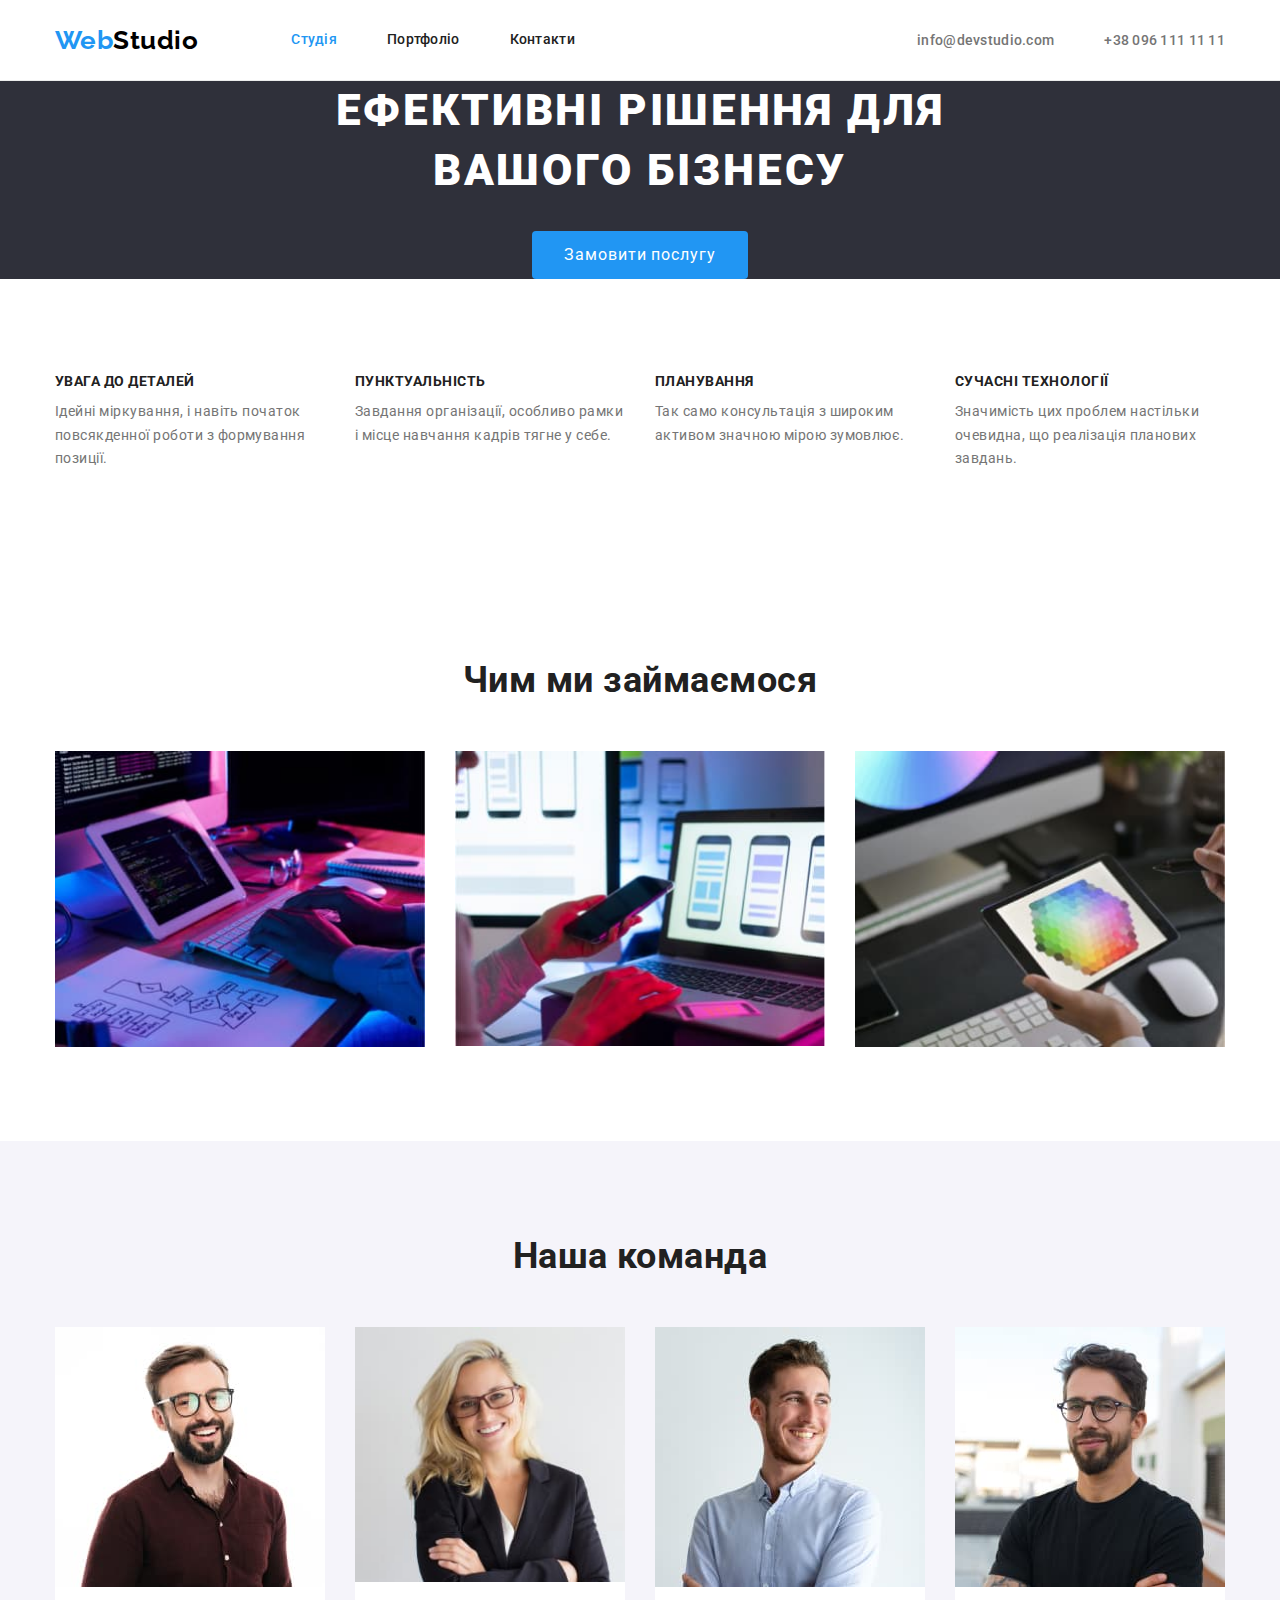
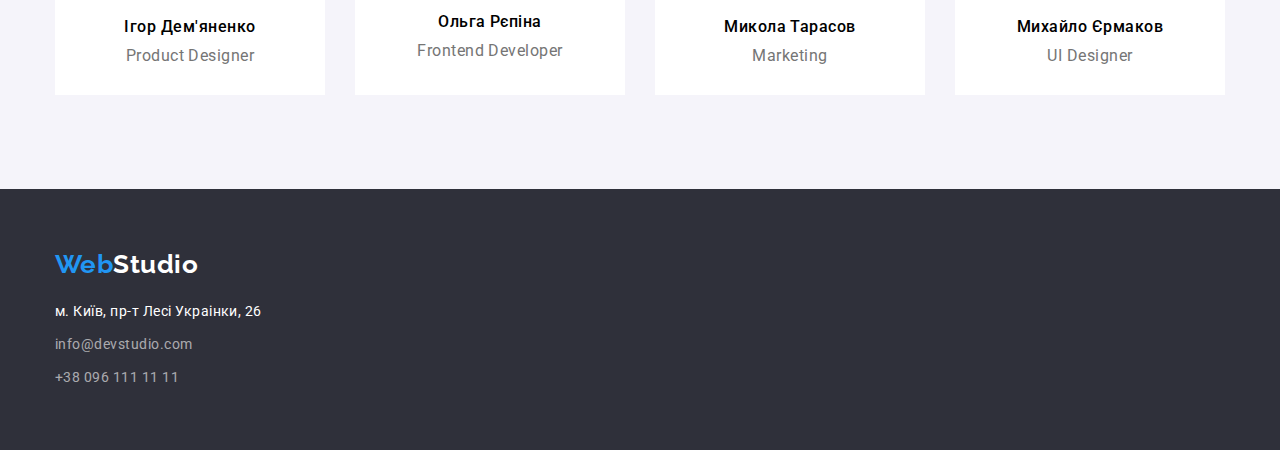
<file: index.html>
<!DOCTYPE html>
<html lang="uk">
  <head>
    <meta charset="UTF-8" />
    <meta http-equiv="X-UA-Compatible" content="IE=edge" />
    <meta name="viewport" content="width=device-width, initial-scale=1.0" />
    <link
      rel="stylesheet"
      href="https://cdnjs.cloudflare.com/ajax/libs/modern-normalize/1.1.0/modern-normalize.min.css"
    />

    <link
      href="https://fonts.googleapis.com/css2?family=Raleway:wght@700&family=Roboto:wght@400;500;700;900&display=swap"
      rel="stylesheet"
    />

    <link rel="stylesheet" href="./css/styles.css" />
    <title>Document</title>
  </head>
  <body>
    <header class="header">
      <div class="container header-box">
        <nav>
          <div class="main-nav">
            <a href="./index.html" class="logo"
              >Web<span class="logo-dark">Studio</span></a
            >

            <ul class="lincs list">
              <li class="item">
                <a href="./index.html" class="linc linc-current">Студія</a>
              </li>
              <li class="item">
                <a href="./portfolio.html" class="linc">Портфоліо</a>
              </li>
              <li class="item">
                <a href="#" class="linc">Контакти</a>
              </li>
            </ul>
          </div>
        </nav>

        <ul class="contacts list">
          <li class="item">
            <a href="mailto:info@devstudio.com" class="contact"
              >info@devstudio.com</a
            >
          </li>
          <li class="item">
            <a href="tel:+380961111111" class="contact">+38 096 111 11 11</a>
          </li>
        </ul>
      </div>
    </header>
    <main>
      <section class="hero">
        <div class="container">
          <h1 class="hero-title">Ефективні рішення для вашого бізнесу</h1>
          <button class="button-hero" type="button">Замовити послугу</button>
        </div>
      </section>

      <section class="section">
        <div class="container">
          <h2 class="visually-hidden">Наші особливості</h2>

          <ul class="feature list">
            <li class="item">
              <h3 class="element-title">Увага до деталей</h3>
              <p class="text">
                Ідейні міркування, і навіть початок повсякденної роботи з
                формування позиції.
              </p>
            </li>

            <li class="item">
              <h3 class="element-title">Пунктуальність</h3>
              <p class="text">
                Завдання організації, особливо рамки і місце навчання кадрів
                тягне у себе.
              </p>
            </li>

            <li class="item">
              <h3 class="element-title">Планування</h3>
              <p class="text">
                Так само консультація з широким активом значною мірою зумовлює.
              </p>
            </li>
            <li class="item">
              <h3 class="element-title">Сучасні технології</h3>
              <p class="text">
                Значимість цих проблем настільки очевидна, що реалізація
                планових завдань.
              </p>
            </li>
          </ul>
        </div>
      </section>

      <section class="section todo">
        <div class="container">
          <h2 class="section-title">Чим ми займаємося</h2>

          <ul class="box list">
            <li class="item">
              <img
                src="./images/3-1.jpg"
                alt="Людина за комп'ютером"
                width="370"
              />
            </li>
            <li class="item">
              <img
                src="./images/3-2.jpg"
                alt="Людина зі смартфоном"
                width="370"
              />
            </li>
            <li class="item">
              <img
                src="./images/3-3.jpg"
                alt="Людина з планшетом"
                width="370"
              />
            </li>
          </ul>
        </div>
      </section>

      <section class="section team-bg">
        <div class="container">
          <h2 class="section-title">Наша команда</h2>
          <ul class="cards list">
            <li class="team-card card-bg">
              <img
                src="./images/4-1.jpg"
                alt=" червона сорочка,окуляри,борода,чоловік"
                width="270"
              />
              <div class="card">
                <h3 class="team-title">Ігор Дем'яненко</h3>
                <p class="section-text">Product Designer</p>
              </div>
            </li>
            <li class="team-card card-bg">
              <img
                src="./images/4-2.jpg"
                alt="довгі коси,окуляри,жінка"
                width="270"
              />
              <div class="card">
                <h3 class="team-title">Ольга Рєпіна</h3>
                <p class="section-text">Frontend Developer</p>
              </div>
            </li>
            <li class="team-card card-bg">
              <img
                src="./images/4-3.jpg"
                alt="біла сорочка, посмішка,чоловік"
                width="270"
              />
              <div class="card">
                <h3 class="team-title">Микола Тарасов</h3>
                <p class="section-text">Marketing</p>
              </div>
            </li>
            <li class="team-card card-bg">
              <img
                src="./images/4-4.jpg"
                alt="Чорна теніска, очки,чоловік"
                width="270"
              />
              <div class="card">
                <h3 class="team-title">Михайло Єрмаков</h3>
                <p class="section-text">UI Designer</p>
              </div>
            </li>
          </ul>
        </div>
      </section>
    </main>
    <footer class="footer footer-nav">
      <div class="container">
        <a href="./index.html" class="logo logo-footer"
          >Web<span class="logo-light">Studio</span></a
        >
        <address class="address-nav">
          <ul class="list box-footer">
            <li class="item-footer">
              <a
                href="https://goo.gl/maps/CPtrU1FHBa2aNyZL9"
                target="_blank"
                rel="noopener noreferrer nofollow"
                class="address-maps"
                >м. Київ, пр-т Лесі Украінки, 26</a
              >
            </li>
            <li class="item-footer">
              <a href="mailto:info@devstudio.com " class="address"
                >info@devstudio.com</a
              >
            </li>
            <li class="item-footer">
              <a href="tel:+380961111111" class="address">+38 096 111 11 11</a>
            </li>
          </ul>
        </address>
      </div>
    </footer>
  </body>
</html>
</file>
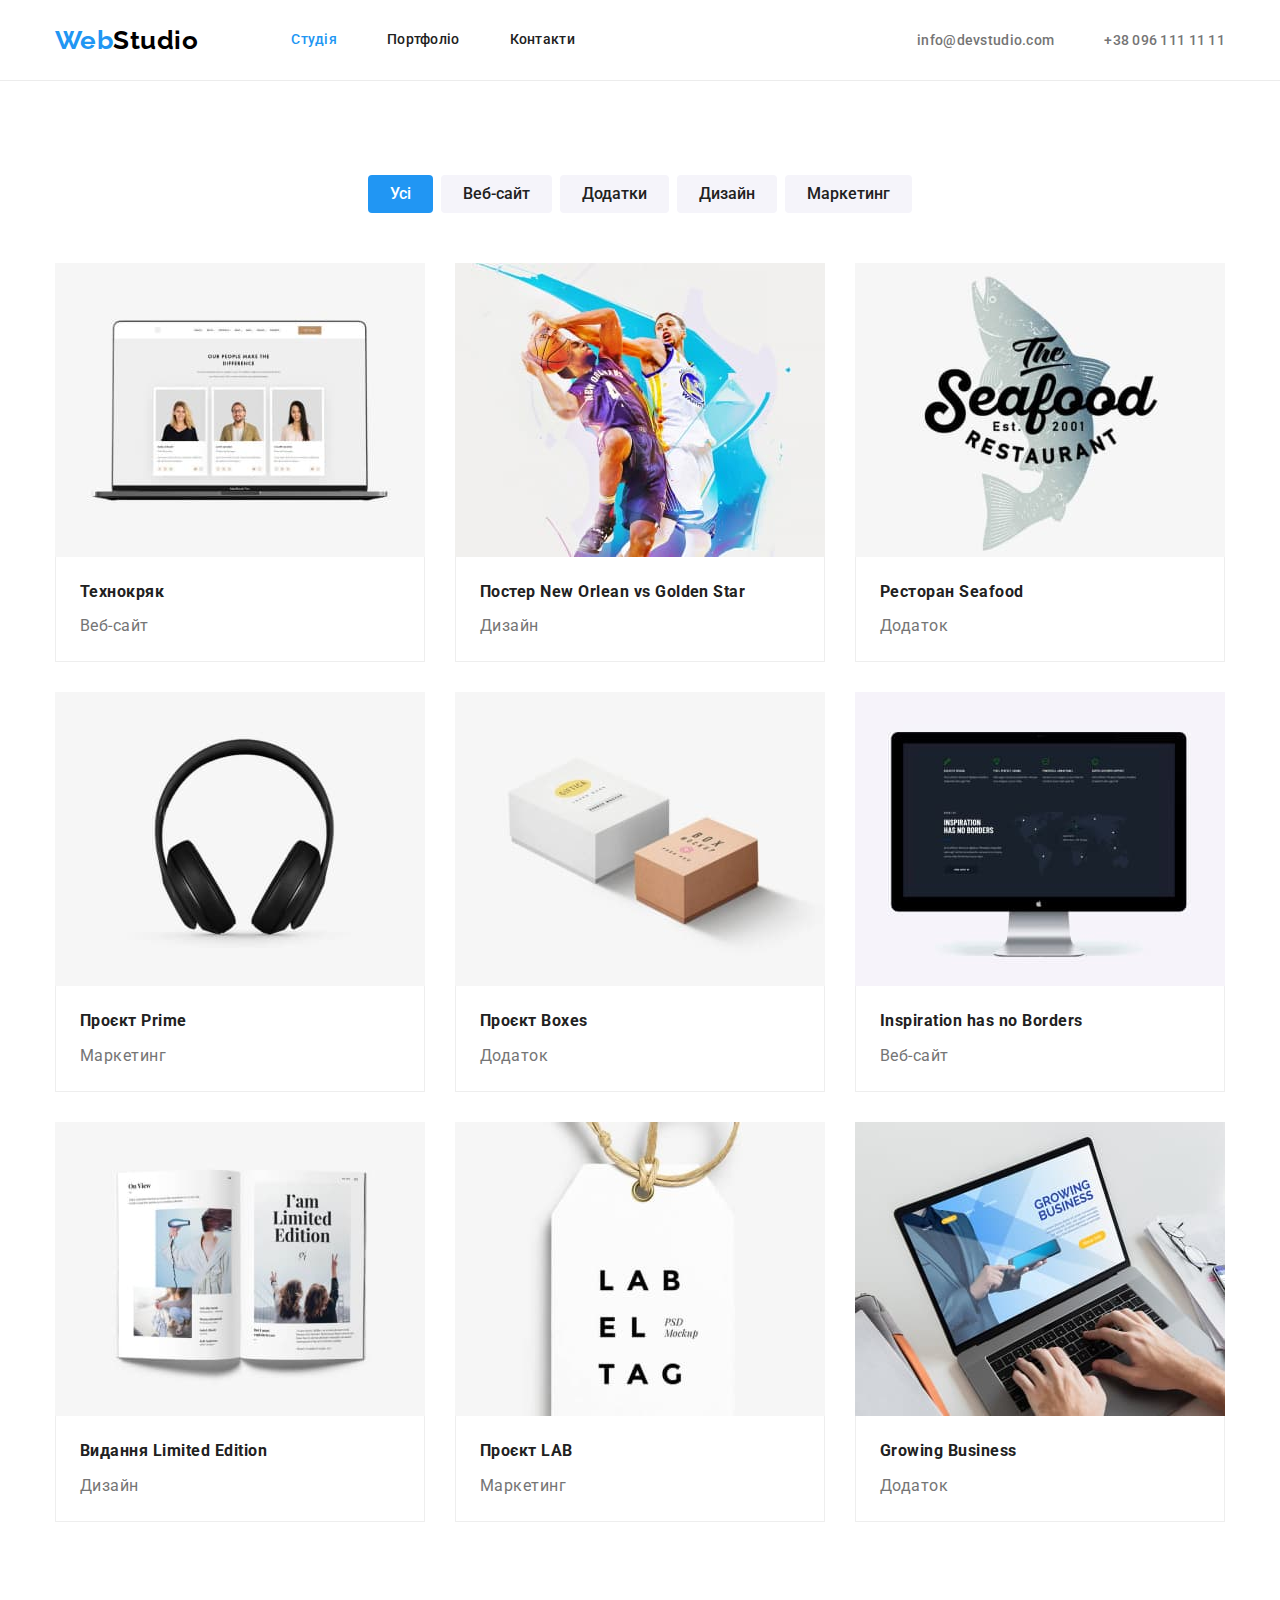
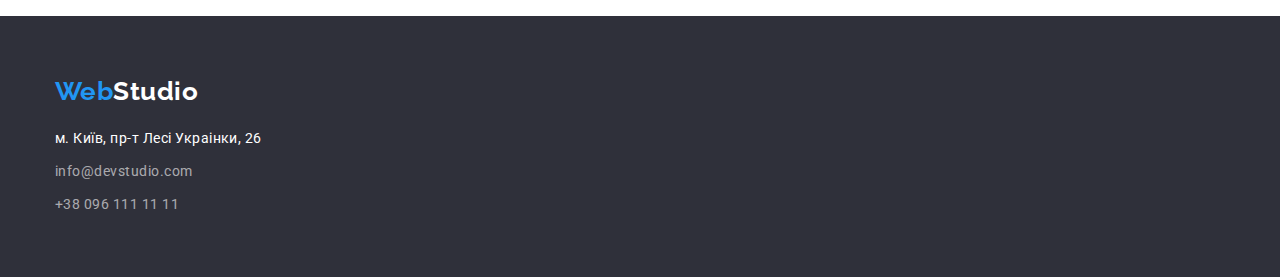
<file: portfolio.html>
<!DOCTYPE html>
<html lang="uk">
  <head>
    <meta charset="UTF-8" />
    <meta http-equiv="X-UA-Compatible" content="IE=edge" />
    <meta name="viewport" content="width=device-width, initial-scale=1.0" />
    <link
      rel="stylesheet"
      href="https://cdnjs.cloudflare.com/ajax/libs/modern-normalize/1.1.0/modern-normalize.min.css"
    />
    <link
      href="https://fonts.googleapis.com/css2?family=Raleway:wght@700&family=Roboto:wght@400;500;700;900&display=swap"
      rel="stylesheet"
    />
    <link rel="stylesheet" href="./css/styles.css" />
    <title>Document</title>
  </head>
  <body>
    <header class="header">
      <div class="container header-box">
        <nav>
          <div class="main-nav">
            <a href="./index.html" class="logo"
              >Web<span class="logo-dark">Studio</span></a
            >

            <ul class="lincs list">
              <li class="item">
                <a href="./index.html" class="linc linc-current">Студія</a>
              </li>
              <li class="item">
                <a href="./portfolio.html" class="linc">Портфоліо</a>
              </li>
              <li class="item">
                <a href="#" class="linc">Контакти</a>
              </li>
            </ul>
          </div>
        </nav>

        <ul class="contacts list">
          <li class="item">
            <a href="mailto:info@devstudio.com" class="contact"
              >info@devstudio.com</a
            >
          </li>
          <li class="item">
            <a href="tel:+380961111111" class="contact">+38 096 111 11 11</a>
          </li>
        </ul>
      </div>
    </header>

    <main>
      <section class="section">
        <div class="container">
          <h1 class="visually-hidden">Портфоліо</h1>
          <ul class="portfolio-batton list">
            <li class="filter">
              <button class="filter-batton current" type="button">Усі</button>
            </li>
            <li class="filter">
              <button class="filter-batton" type="button">Веб-сайт</button>
            </li>
            <li class="filter">
              <button class="filter-batton" type="button">Додатки</button>
            </li>
            <li class="filter">
              <button class="filter-batton" type="button">Дизайн</button>
            </li>
            <li class="filter">
              <button class="filter-batton" type="button">Маркетинг</button>
            </li>
          </ul>
          <ul class="projects list">
            <li class="project">
              <img src="./images/5-1.jpg" alt="Відкритий ноут" width="370" />
              <div class="card-title">
                <h2 class="work-title">Технокряк</h2>
                <p class="works-text">Веб-сайт</p>
              </div>
            </li>

            <li class="project">
              <img
                src="./images/5-2.jpg"
                alt="Хлопці грають баскетбол"
                width="370"
              />
              <div class="card-title">
                <h2 class="work-title">Постер New Orlean vs Golden Star</h2>
                <p class="works-text">Дизайн</p>
              </div>
            </li>

            <li class="project">
              <img src="./images/5-3.jpg" alt="Афіша ресторану" width="370" />
              <div class="card-title">
                <h2 class="work-title">Ресторан Seafood</h2>
                <p class="works-text">Додаток</p>
              </div>
            </li>

            <li class="project">
              <img src="./images/5-4.jpg" alt="Наушники" width="370" />
              <div class="card-title">
                <h2 class="work-title">Проєкт Prime</h2>
                <p class="works-text">Маркетинг</p>
              </div>
            </li>

            <li class="project">
              <img src="./images/5-5.jpg" alt="Дві коробки" width="370" />
              <div class="card-title">
                <h2 class="work-title">Проєкт Boxes</h2>
                <p class="works-text">Додаток</p>
              </div>
            </li>

            <li class="project">
              <img src="./images/5-6.jpg" alt="Монітор" width="370" />
              <div class="card-title">
                <h2 class="work-title">Inspiration has no Borders</h2>
                <p class="works-text">Веб-сайт</p>
              </div>
            </li>

            <li class="project">
              <img src="./images/5-7.jpg" alt="Відкрита книга" width="370" />
              <div class="card-title">
                <h2 class="work-title">Видання Limited Edition</h2>
                <p class="works-text">Дизайн</p>
              </div>
            </li>

            <li class="project">
              <img src="./images/5-8.jpg" alt="Ярлик" width="370" />
              <div class="card-title">
                <h2 class="work-title">Проєкт LAB</h2>
                <p class="works-text">Маркетинг</p>
              </div>
            </li>

            <li class="project">
              <img
                src="./images/5-9.jpg"
                alt="Людина працює з ноутбуком"
                width="370"
              />
              <div class="card-title">
                <h2 class="work-title">Growing Business</h2>
                <p class="works-text">Додаток</p>
              </div>
            </li>
          </ul>
        </div>
      </section>
    </main>
    <footer class="footer footer-nav">
      <div class="container">
        <a href="./index.html" class="logo logo-footer"
          >Web<span class="logo-light">Studio</span></a
        >
        <address class="address-nav">
          <ul class="list box-footer">
            <li class="item-footer">
              <a
                href="https://goo.gl/maps/CPtrU1FHBa2aNyZL9"
                target="_blank"
                rel="noopener noreferrer nofollow"
                class="address-maps"
                >м. Київ, пр-т Лесі Украінки, 26</a
              >
            </li>
            <li class="item-footer">
              <a href="mailto:info@devstudio.com " class="address"
                >info@devstudio.com</a
              >
            </li>
            <li class="item-footer">
              <a href="tel:+380961111111" class="address">+38 096 111 11 11</a>
            </li>
          </ul>
        </address>
      </div>
    </footer>
  </body>
</html>
</file>
<file: css/styles.css>
/* основний колір тексту #757575 */
/* колір заголовка #212121*/
/* колір кнопки акт. #188ce8*/
/* колір кнп.текст #ffffff */
/* акцент колір #2196f3*/
/* загальний фон #ffffff*/
/* допоміжний фон #F5F4FA*/
/* фон #2F303A*/
html {
  box-sizing: border-box;
}
*,
* ::after,
*::before {
  box-sizing: inherit;
}
:root {
  --prameri-text-color: #757575;
  --title-text-color: #212121;
  --accent-color: #2196f3;
  --primmeri-backgrund-color: #ffffff;
  --secondery-backgrund-color: #f5f4fa;
  --backgrund-color: #2f303a;
  --white-color: #ffffff;
  --blak-color: #000000;
  --backgrund-active-color: #188ce8;
}

body {
  color: var(--primary-text-color);
  background-color: var(--white-color);
  font-family: Roboto, sans-serif;
  letter-spacing: 0.03em;
}
.container {
  width: 100%;
  width: 1200px;
  margin: 0 auto;
  padding: 0 15px;
}
.section {
  padding: 94px 0;
}

img {
  display: block;
  max-width: 100%;
  height: auto;
}

h1,
h2,
h3,
h4,
h5,
h6,
p,
ul {
  padding: 0;
  margin: 0;
}
.list {
  list-style: none;
}
.section-title {
  text-align: center;
  margin-bottom: 50px;
  color: var(--title-text-color);
  font-weight: 700;
  font-size: 36px;
  line-height: 1.17;
}

.header {
  display: flex;
  align-items: center;

  border-bottom: 1px solid #ececec;
}
.header-box {
  display: flex;
  align-items: center;
}

.main-nav {
  display: flex;
  align-items: center;
}

.contacts {
  display: flex;
  margin-left: auto;
}

.lincs {
  display: flex;
}

.logo {
  margin-right: 93px;
  color: var(--accent-color);
  font-family: Raleway;
  font-weight: 700;
  font-size: 26px;
  line-height: 1.2;
  text-decoration: none;
}

.logo-dark {
  color: var(--blak-color);
}

/* nav */

.lincs .item:not(:last-child) {
  margin-right: 50px;
}

.linc,
.contact {
  padding-top: 32px;
  padding-bottom: 32px;
  text-decoration: none;
  font-weight: 500;
  font-size: 14px;
  line-height: 1.14;
  letter-spacing: 0.02em;
}

.linc {
  display: flex;
  text-decoration: none;
  color: var(--title-text-color);
}

/* .contacts .item + .item {
  margin-left: 50px;
} */
.contacts .item:not(:last-child) {
  margin-right: 50px;
}
.contact {
  color: var(--prameri-text-color);
}
.linc:hover,
.linc:focus {
  color: var(--accent-color);
}
.lincs .linc-current {
  color: var(--accent-color);
}

.contact :hover,
.contact :focus {
  color: var(--accent-color);
}

/* hero */

.hero {
  align-items: center;
  text-align: center;
  color: var(--white-color);
  background-color: var(--backgrund-color);
}

.hero-title {
  width: 696px;
  margin-right: auto;
  margin-left: auto;
  margin-bottom: 30px;
  color: var(--white-color);
  background-color: var(--backgrund-color);

  font-weight: 900;
  font-size: 44px;
  line-height: 1.36;
  letter-spacing: 0.06em;
  text-transform: uppercase;
}

.button-hero {
  margin-left: auto;
  margin-right: auto;
  padding: 10px 32px;
  border-radius: 4px;
  border: 0;
  background: var(--accent-color);
  color: var(--white-color);

  cursor: pointer;
  font-family: inherit;
  font-size: 16px;
  line-height: 1.8;
  letter-spacing: 0.06em;
}
.button-hero:hover,
.button-hero:focus {
  background-color: var(--backgrund-active-color);
}

/* особливості */

.visually-hidden {
  position: absolute;
  white-space: nowrap;
  width: 1px;
  height: 1px;
  overflow: hidden;
  border: 0;
  padding: 0;
  clip: rect(0 0 0 0);
  clip-path: inset(50%);
  margin: -1px;
}
.feature {
  display: flex;
  justify-content: center;
}

.feature .item + .item {
  margin-left: 30px;
}
.feature .item {
  width: 270px;
}
.element-title {
  margin-top: 0;
  margin-bottom: 10px;
  color: var(--title-text-color);
  font-size: 14px;
  line-height: 1.17;
  text-transform: uppercase;
}

.text {
  color: var(--prameri-text-color);
  font-size: 14px;
  line-height: 1.7;
}

/* чим ми займаємось */

.box {
  display: flex;
  justify-content: center;
}
.section .todo {
  padding-top: 0;
}
/* .box .item:not(:last-child) {
  margin-right: 30px;
} */
.box .item + .item {
  margin-left: 30px;
}

/* наша команда */

.cards {
  display: flex;

  justify-content: center;
}

.cards .team-card + .team-card {
  margin-left: 30px;
}
.cards .team-card {
  width: 270px;
}
.card {
  padding: 30px;
}

.card .team-title {
  text-align: center;
  margin-bottom: 10px;
}

.card .section-text {
  text-align: center;
}

.section-text {
  color: var(--prameri-text-color);
  font-size: 16px;
  line-height: 1.19;
}
.team-bg {
  background-color: var(--secondery-backgrund-color);
}
.card-bg {
  background-color: var(--white-color);
}
.team-title {
  color: var(--blak-color);
  font-weight: 500;
  font-size: 16px;
  line-height: 1.19;
}

/* footer */

.footer {
  background-color: var(--backgrund-color);
}

.logo-light,
.logo {
  color: var(--white-color);
  font-weight: 700;
  font-size: 26px;
  line-height: 1.19;
  font-family: Raleway;
  text-decoration: none;
}
.logo {
  color: var(--accent-color);
}
.footer-nav {
  padding: 60px 0;
}
.logo-footer {
  display: inline-block;
  margin-bottom: 20px;
  margin-right: 0;
}
.box-footer {
  display: block;
}
/* .box-footer .item-footer :not(:last-child) {
  margin-bottom: 9px;
  margin-right: 0;
} */
.box-footer .item-footer + .item-footer {
  margin-top: 9px;
  margin-right: 0;
}

.address-nav {
  font-style: normal;
  font-size: 14px;
  line-height: 1.71;
}

.address-nav,
.address {
  color: rgba(255, 255, 255, 0.6);
  text-decoration: none;
}
.address-nav,
.address-maps {
  color: var(--white-color);
  text-decoration: none;
}
.address:hover,
.address:focus {
  color: var(--backgrund-active-color);
}

/* портфоліо */

.portfolio-batton {
  display: flex;
  justify-content: center;
  margin-bottom: 50px;
}

.portfolio-batton .filter + .filter {
  margin-left: 8px;
}

.card-title {
  padding-top: 20px;
  border: 1px solid #eeeeee;
  border-top: 0;
}

.work-title {
  margin-bottom: 4px;
}

.work-title,
.works-text {
  color: var(--title-text-color);
  font-size: 16px;
  line-height: 1.9;
}
.projects {
  display: flex;
  gap: 30px;
  flex-wrap: wrap;
  flex-basis: calc((100% - 60px) / 3);
}
.card-title {
  padding: 20px 24px;
}

.works-text {
  color: var(--prameri-text-color);
}

.filter-batton {
  color: var(--title-text-color);
  background-color: var(--secondery-backgrund-color);
  border: none;
  font-family: "Roboto";
  font-weight: 500;
  font-size: 16px;
  line-height: 1.6;
  cursor: pointer;
  border-radius: 4px;
  padding: 6px 22px;
}
.filter-batton.current {
  background-color: var(--accent-color);
  color: var(--white-color);
}

.filter-batton:hover,
.filter-batton:focus {
  background-color: var(--accent-color);
  color: var(--white-color);
  box-shadow: 0px 3px 1px rgba(0, 0, 0, 0.1), 0px 1px 2px rgba(0, 0, 0, 0.08),
    0px 2px 2px rgba(0, 0, 0, 0.12);
}
</file>
